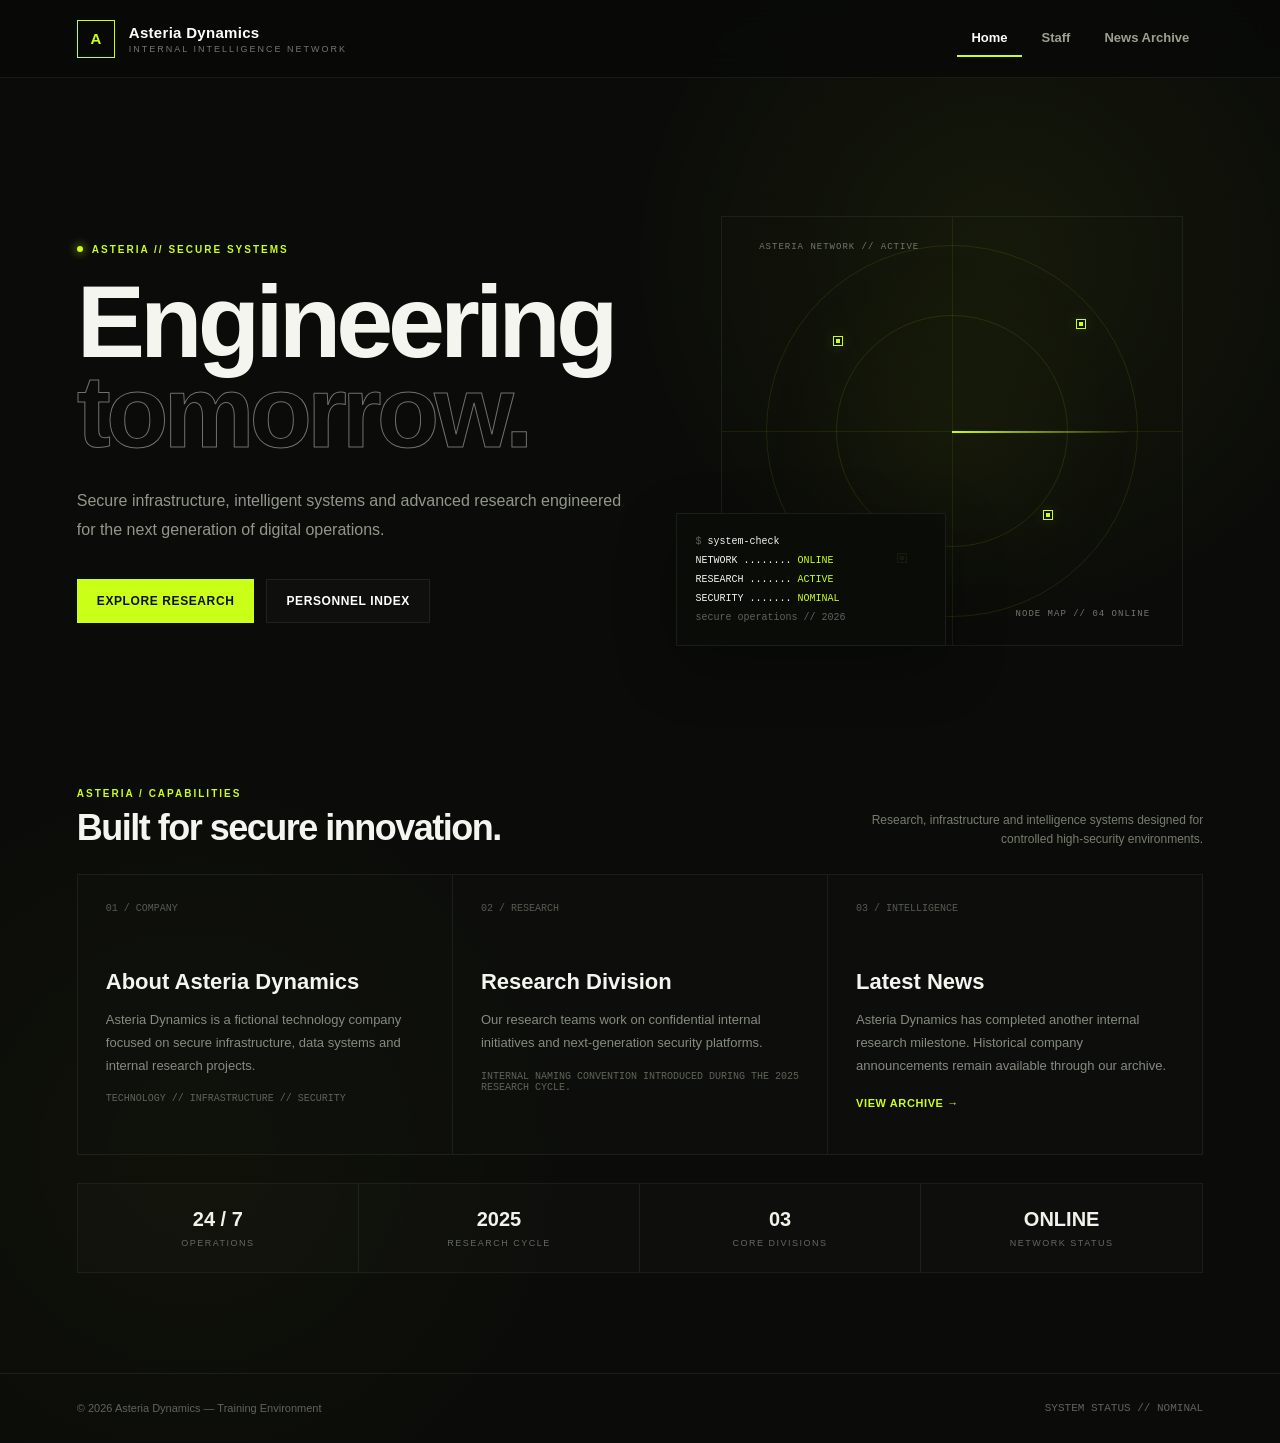
<file: stages/stage01_osint/site/index.html>
<!DOCTYPE html>
<html lang="en">
<head>
  <meta charset="UTF-8">
  <meta name="viewport" content="width=device-width, initial-scale=1.0">

  <title>Asteria Dynamics | Engineering Tomorrow</title>

  <style>
    *{
      margin:0;
      padding:0;
      box-sizing:border-box;
    }

    :root{
      --bg:#0b0c09;
      --panel:#11130f;
      --panel2:#151811;
      --lime:#caff18;
      --lime-soft:#e2ff7c;
      --text:#f4f5ef;
      --muted:#8d9284;
      --line:rgba(255,255,255,.07);
      --lime-line:rgba(202,255,24,.18);
    }

    html{
      scroll-behavior:smooth;
    }

    body{
      min-height:100vh;
      color:var(--text);
      background:
        radial-gradient(circle at 78% 18%, rgba(202,255,24,.055), transparent 24%),
        radial-gradient(circle at 15% 80%, rgba(202,255,24,.025), transparent 25%),
        var(--bg);
      font-family:Arial,Helvetica,sans-serif;
      overflow-x:hidden;
    }

    body::before{
      content:"";
      position:fixed;
      inset:0;
      pointer-events:none;
      z-index:-3;
      background-image:
        linear-gradient(rgba(202,255,24,.025) 1px, transparent 1px),
        linear-gradient(90deg, rgba(202,255,24,.025) 1px, transparent 1px);
      background-size:48px 48px;
      opacity:.22;
    }

    body::after{
      content:"";
      position:fixed;
      left:0;
      right:0;
      top:-200px;
      height:180px;
      pointer-events:none;
      z-index:-2;
      background:linear-gradient(
        transparent,
        rgba(202,255,24,.03),
        transparent
      );
      animation:scan 8s linear infinite;
    }

    @keyframes scan{
      to{
        transform:translateY(120vh);
      }
    }

    header{
      height:78px;
      display:flex;
      align-items:center;
      justify-content:space-between;
      padding:0 6%;
      position:sticky;
      top:0;
      z-index:100;

      border-bottom:1px solid var(--line);
      background:rgba(9,10,8,.92);
      backdrop-filter:blur(14px);
    }

    .brand{
      display:flex;
      align-items:center;
      gap:14px;
      text-decoration:none;
      color:white;
    }

    .brand-mark{
      width:38px;
      height:38px;
      display:grid;
      place-items:center;
      border:1px solid var(--lime);
      color:var(--lime);
      font-size:15px;
      font-weight:900;
      position:relative;
      overflow:hidden;
    }

    .brand-mark::after{
      content:"";
      position:absolute;
      inset:-50%;
      background:linear-gradient(
        120deg,
        transparent 40%,
        rgba(202,255,24,.35),
        transparent 60%
      );
      transform:translateX(-120%);
      animation:sweep 4s infinite;
    }

    @keyframes sweep{
      0%,60%{
        transform:translateX(-120%);
      }
      100%{
        transform:translateX(120%);
      }
    }

    .brand-text strong{
      display:block;
      font-size:15px;
      letter-spacing:.3px;
    }

    .brand-text span{
      display:block;
      margin-top:3px;
      color:#73786c;
      font-size:9px;
      letter-spacing:2px;
      text-transform:uppercase;
    }

    nav{
      display:flex;
      gap:6px;
    }

    nav a{
      padding:10px 14px;
      color:#9ca18f;
      text-decoration:none;
      font-size:13px;
      font-weight:700;
      border-bottom:2px solid transparent;
      transition:.25s ease;
    }

    nav a:hover,
    nav a.active{
      color:white;
      border-bottom-color:var(--lime);
    }

    .hero{
      min-height:680px;
      max-width:1280px;
      margin:auto;
      padding:95px 6% 70px;

      display:grid;
      grid-template-columns:1.05fr .95fr;
      gap:70px;
      align-items:center;
    }

    .hero-copy{
      animation:fadeUp .8s ease both;
    }

    .label{
      display:inline-flex;
      align-items:center;
      gap:9px;

      color:var(--lime);
      font-size:10px;
      font-weight:900;
      letter-spacing:2px;
      text-transform:uppercase;
      margin-bottom:22px;
    }

    .pulse{
      width:6px;
      height:6px;
      border-radius:50%;
      background:var(--lime);
      box-shadow:0 0 10px var(--lime);
      animation:pulse 1.7s infinite;
    }

    @keyframes pulse{
      50%{
        opacity:.35;
        transform:scale(.7);
      }
    }

    .hero h1{
      max-width:760px;
      font-size:clamp(60px,8vw,104px);
      line-height:.88;
      letter-spacing:-5px;
    }

    .outline{
      display:block;
      color:transparent;
      -webkit-text-stroke:1px rgba(255,255,255,.42);
    }

    .hero p{
      max-width:650px;
      margin-top:30px;
      color:#929789;
      line-height:1.8;
      font-size:16px;
    }

    .hero-actions{
      margin-top:34px;
      display:flex;
      gap:12px;
      flex-wrap:wrap;
    }

    .btn{
      display:inline-flex;
      align-items:center;
      justify-content:center;
      padding:14px 19px;
      text-decoration:none;
      font-size:12px;
      font-weight:900;
      letter-spacing:.6px;
      text-transform:uppercase;
      transition:.25s ease;
    }

    .btn-primary{
      background:var(--lime);
      color:#10120c;
      border:1px solid var(--lime);
    }

    .btn-primary:hover{
      transform:translateY(-3px);
      box-shadow:0 0 28px rgba(202,255,24,.18);
    }

    .btn-secondary{
      color:white;
      border:1px solid var(--line);
      background:rgba(255,255,255,.02);
    }

    .btn-secondary:hover{
      border-color:var(--lime-line);
      color:var(--lime);
      transform:translateY(-3px);
    }

    @keyframes fadeUp{
      from{
        opacity:0;
        transform:translateY(26px);
      }

      to{
        opacity:1;
        transform:translateY(0);
      }
    }

    .visual{
      position:relative;
      min-height:470px;
      animation:fadeUp 1s .12s ease both;
    }

    .radar{
      position:absolute;
      inset:20px;
      border:1px solid var(--line);
      background:
        radial-gradient(circle at center, rgba(202,255,24,.03), transparent 60%);
      overflow:hidden;
    }

    .radar::before,
    .radar::after{
      content:"";
      position:absolute;
      left:50%;
      top:50%;
      transform:translate(-50%,-50%);
      border:1px solid rgba(202,255,24,.1);
      border-radius:50%;
    }

    .radar::before{
      width:230px;
      height:230px;
    }

    .radar::after{
      width:370px;
      height:370px;
    }

    .cross-x,
    .cross-y{
      position:absolute;
      background:rgba(202,255,24,.08);
    }

    .cross-x{
      left:0;
      right:0;
      top:50%;
      height:1px;
    }

    .cross-y{
      top:0;
      bottom:0;
      left:50%;
      width:1px;
    }

    .sweep{
      position:absolute;
      left:50%;
      top:50%;
      width:180px;
      height:2px;
      transform-origin:left center;
      background:linear-gradient(90deg, var(--lime), transparent);
      animation:rotate 6s linear infinite;
    }

    @keyframes rotate{
      to{
        transform:rotate(360deg);
      }
    }

    .node{
      position:absolute;
      width:10px;
      height:10px;
      border:1px solid var(--lime);
      background:#10120d;
      box-shadow:0 0 15px rgba(202,255,24,.15);
      animation:nodePulse 2.4s infinite;
    }

    .node::after{
      content:"";
      position:absolute;
      inset:2px;
      background:var(--lime);
    }

    @keyframes nodePulse{
      50%{
        box-shadow:0 0 25px rgba(202,255,24,.35);
      }
    }

    .n1{left:24%;top:28%;}
    .n2{right:21%;top:24%;animation-delay:.5s;}
    .n3{left:38%;bottom:19%;animation-delay:1s;}
    .n4{right:28%;bottom:29%;animation-delay:1.4s;}

    .visual-label{
      position:absolute;
      font-family:Consolas,monospace;
      font-size:9px;
      letter-spacing:1px;
      color:#72776a;
    }

    .vl1{left:8%;top:6%;}
    .vl2{right:7%;bottom:6%;}

    .terminal{
      position:absolute;
      left:-25px;
      bottom:20px;
      width:270px;
      padding:18px;
      background:rgba(11,13,9,.94);
      border:1px solid var(--line);
      font-family:Consolas,monospace;
      font-size:10px;
      line-height:1.9;
      box-shadow:0 20px 60px rgba(0,0,0,.3);
      animation:float 5s ease-in-out infinite;
    }

    @keyframes float{
      50%{
        transform:translateY(-8px);
      }
    }

    .terminal .green{
      color:var(--lime);
    }

    .terminal .dim{
      color:#5f6458;
    }

    main{
      max-width:1280px;
      margin:auto;
      padding:30px 6% 100px;
    }

    .section-top{
      display:flex;
      align-items:end;
      justify-content:space-between;
      gap:30px;
      margin-bottom:25px;
    }

    .section-top .mini{
      color:var(--lime);
      font-size:10px;
      font-weight:900;
      letter-spacing:2px;
      text-transform:uppercase;
      margin-bottom:8px;
    }

    .section-top h2{
      font-size:36px;
      letter-spacing:-1.5px;
    }

    .section-top p{
      color:#777d70;
      font-size:12px;
      max-width:340px;
      text-align:right;
      line-height:1.6;
    }

    .cards{
      display:grid;
      grid-template-columns:repeat(3,1fr);
      border-top:1px solid var(--line);
      border-left:1px solid var(--line);
    }

    .card{
      min-height:280px;
      padding:28px;
      border-right:1px solid var(--line);
      border-bottom:1px solid var(--line);
      background:rgba(16,18,14,.52);
      position:relative;
      overflow:hidden;
      transition:.3s ease;
    }

    .card::before{
      content:"";
      position:absolute;
      inset:0;
      background:linear-gradient(
        140deg,
        rgba(202,255,24,.06),
        transparent 45%
      );
      opacity:0;
      transition:.3s ease;
    }

    .card:hover{
      background:#11130f;
      transform:translateY(-5px);
      border-color:var(--lime-line);
    }

    .card:hover::before{
      opacity:1;
    }

    .card > *{
      position:relative;
      z-index:1;
    }

    .card-index{
      color:#565b51;
      font-family:Consolas,monospace;
      font-size:10px;
      margin-bottom:55px;
    }

    .card h3{
      font-size:22px;
      margin-bottom:14px;
    }

    .card p{
      color:#858b7f;
      font-size:13px;
      line-height:1.75;
    }

    .card .small{
      display:block;
      margin-top:16px;
      color:#5e6459;
      font-family:Consolas,monospace;
      font-size:10px;
    }

    .card-link{
      display:inline-block;
      margin-top:20px;
      text-decoration:none;
      color:var(--lime);
      font-size:11px;
      font-weight:900;
      letter-spacing:.6px;
      text-transform:uppercase;
    }

    .stats{
      margin-top:28px;
      display:grid;
      grid-template-columns:repeat(4,1fr);
      border:1px solid var(--line);
    }

    .stat{
      padding:24px 18px;
      text-align:center;
      border-right:1px solid var(--line);
      background:rgba(255,255,255,.015);
    }

    .stat:last-child{
      border-right:none;
    }

    .stat strong{
      display:block;
      font-size:20px;
      color:#f0f3e9;
    }

    .stat span{
      display:block;
      margin-top:7px;
      color:#64695f;
      font-size:9px;
      letter-spacing:1.5px;
      text-transform:uppercase;
    }

    footer{
      display:flex;
      align-items:center;
      justify-content:space-between;
      padding:28px 6%;
      color:#5f645b;
      font-size:11px;
      border-top:1px solid var(--line);
    }

    .footer-status{
      font-family:Consolas,monospace;
    }

    @media(max-width:1000px){
      .hero{
        grid-template-columns:1fr;
      }

      .visual{
        min-height:400px;
      }

      .cards{
        grid-template-columns:1fr;
      }

      .stats{
        grid-template-columns:repeat(2,1fr);
      }
    }

    @media(max-width:650px){
      header{
        height:auto;
        padding:15px 5%;
        flex-direction:column;
        align-items:flex-start;
        gap:12px;
      }

      nav{
        width:100%;
        overflow-x:auto;
      }

      .hero{
        padding-top:60px;
        min-height:auto;
      }

      .hero h1{
        font-size:58px;
        letter-spacing:-3px;
      }

      .visual{
        min-height:330px;
      }

      .terminal{
        left:10px;
        width:240px;
      }

      .section-top{
        align-items:flex-start;
        flex-direction:column;
      }

      .section-top p{
        text-align:left;
      }

      .stats{
        grid-template-columns:1fr 1fr;
      }

      footer{
        flex-direction:column;
        gap:10px;
      }
    }
  </style>
</head>

<body>

<header>

  <a href="/osint/" class="brand">
    <div class="brand-mark">A</div>

    <div class="brand-text">
      <strong>Asteria Dynamics</strong>
      <span>Internal Intelligence Network</span>
    </div>
  </a>

  <nav>
    <a class="active" href="/osint/">Home</a>
    <a href="/osint/staff.html">Staff</a>
    <a href="/osint/archive.html">News Archive</a>
  </nav>

</header>


<section class="hero">

  <div class="hero-copy">

    <div class="label">
      <span class="pulse"></span>
      ASTERIA // SECURE SYSTEMS
    </div>

    <h1>
      Engineering
      <span class="outline">tomorrow.</span>
    </h1>

    <p>
      Secure infrastructure, intelligent systems and advanced research
      engineered for the next generation of digital operations.
    </p>

    <div class="hero-actions">

      <a href="/osint/archive.html" class="btn btn-primary">
        Explore Research
      </a>

      <a href="/osint/staff.html" class="btn btn-secondary">
        Personnel Index
      </a>

    </div>

  </div>


  <div class="visual">

    <div class="radar">

      <div class="cross-x"></div>
      <div class="cross-y"></div>

      <div class="sweep"></div>

      <div class="node n1"></div>
      <div class="node n2"></div>
      <div class="node n3"></div>
      <div class="node n4"></div>

      <div class="visual-label vl1">
        ASTERIA NETWORK // ACTIVE
      </div>

      <div class="visual-label vl2">
        NODE MAP // 04 ONLINE
      </div>

    </div>


    <div class="terminal">

      <div><span class="dim">$</span> system-check</div>

      <div>
        NETWORK ........
        <span class="green">ONLINE</span>
      </div>

      <div>
        RESEARCH .......
        <span class="green">ACTIVE</span>
      </div>

      <div>
        SECURITY .......
        <span class="green">NOMINAL</span>
      </div>

      <div class="dim">
        secure operations // 2026
      </div>

    </div>

  </div>

</section>


<main>

  <div class="section-top">

    <div>
      <div class="mini">ASTERIA / CAPABILITIES</div>
      <h2>Built for secure innovation.</h2>
    </div>

    <p>
      Research, infrastructure and intelligence systems designed
      for controlled high-security environments.
    </p>

  </div>


  <section class="cards">

    <article class="card">

      <div class="card-index">01 / COMPANY</div>

      <h3>About Asteria Dynamics</h3>

      <p>
        Asteria Dynamics is a fictional technology company focused on secure
        infrastructure, data systems and internal research projects.
      </p>

      <span class="small">
        TECHNOLOGY // INFRASTRUCTURE // SECURITY
      </span>

    </article>


    <article class="card">

      <div class="card-index">02 / RESEARCH</div>

      <h3>Research Division</h3>

      <p>
        Our research teams work on confidential internal initiatives and
        next-generation security platforms.
      </p>

      <span class="small">
        INTERNAL NAMING CONVENTION INTRODUCED DURING THE 2025 RESEARCH CYCLE.
      </span>

    </article>


    <article class="card">

      <div class="card-index">03 / INTELLIGENCE</div>

      <h3>Latest News</h3>

      <p>
        Asteria Dynamics has completed another internal research milestone.
        Historical company announcements remain available through our archive.
      </p>

      <a href="/osint/archive.html" class="card-link">
        View Archive →
      </a>

    </article>

  </section>


  <section class="stats">

    <div class="stat">
      <strong>24 / 7</strong>
      <span>Operations</span>
    </div>

    <div class="stat">
      <strong>2025</strong>
      <span>Research Cycle</span>
    </div>

    <div class="stat">
      <strong>03</strong>
      <span>Core Divisions</span>
    </div>

    <div class="stat">
      <strong>ONLINE</strong>
      <span>Network Status</span>
    </div>

  </section>

</main>


<footer>

  <div>
    &copy; 2026 Asteria Dynamics — Training Environment
  </div>

  <div class="footer-status">
    <span class="pulse"></span>
    SYSTEM STATUS // NOMINAL
  </div>

</footer>

</body>
</html>
</file>
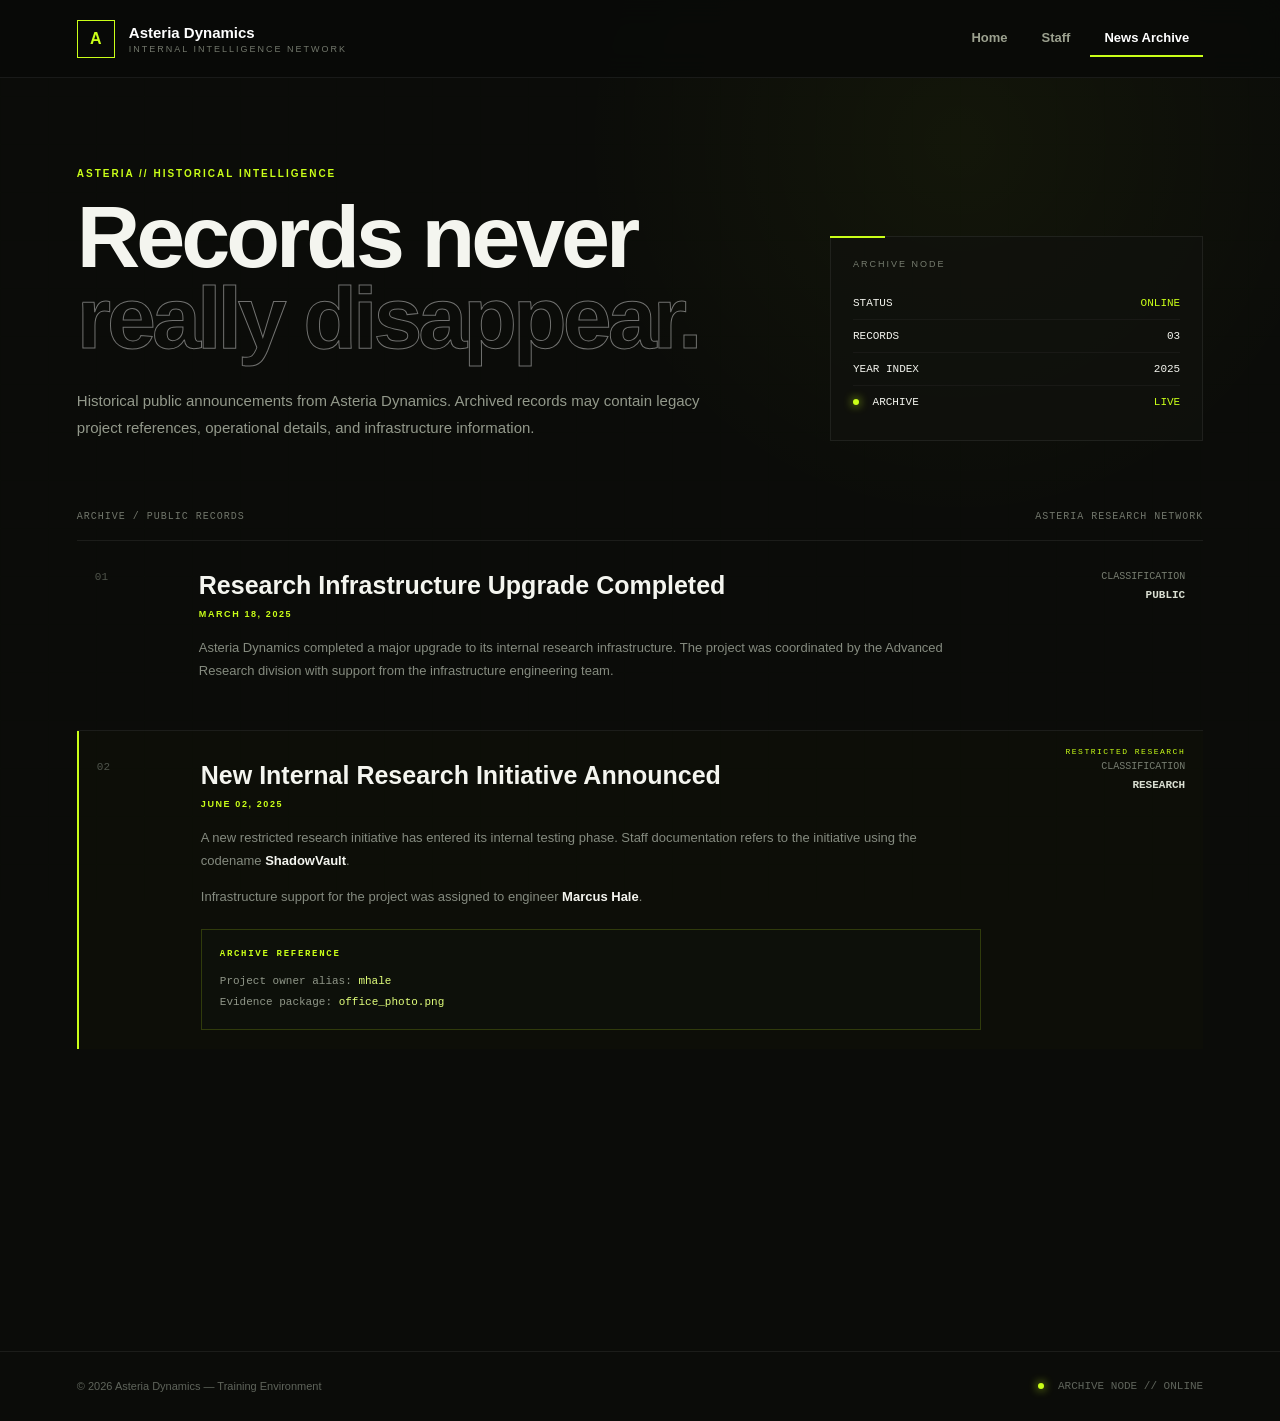
<file: stages/stage01_osint/site/archive.html>
<!DOCTYPE html>
<html lang="en">
<head>
  <meta charset="UTF-8">
  <meta name="viewport" content="width=device-width, initial-scale=1.0">
  <title>Asteria Dynamics | News Archive</title>

  <style>
    *{
      margin:0;
      padding:0;
      box-sizing:border-box;
    }

    :root{
      --bg:#0b0c09;
      --panel:#11130f;
      --lime:#caff18;
      --lime-soft:#e2ff7c;
      --text:#f4f5ef;
      --muted:#8d9284;
      --line:rgba(255,255,255,.07);
      --lime-line:rgba(202,255,24,.18);
    }

    body{
      min-height:100vh;
      background:
        radial-gradient(circle at 75% 10%, rgba(202,255,24,.045), transparent 24%),
        #0b0c09;
      color:var(--text);
      font-family:Arial,Helvetica,sans-serif;
      overflow-x:hidden;
    }

    body::before{
      content:"";
      position:fixed;
      inset:0;
      pointer-events:none;
      background-image:
        linear-gradient(rgba(202,255,24,.025) 1px, transparent 1px),
        linear-gradient(90deg, rgba(202,255,24,.025) 1px, transparent 1px);
      background-size:48px 48px;
      opacity:.18;
      z-index:-2;
    }

    body::after{
      content:"";
      position:fixed;
      top:-220px;
      left:0;
      right:0;
      height:180px;
      background:linear-gradient(
        transparent,
        rgba(202,255,24,.025),
        transparent
      );
      pointer-events:none;
      animation:scan 8s linear infinite;
      z-index:-1;
    }

    @keyframes scan{
      to{
        transform:translateY(120vh);
      }
    }

    header{
      height:78px;
      display:flex;
      align-items:center;
      justify-content:space-between;
      padding:0 6%;
      border-bottom:1px solid var(--line);
      background:rgba(9,10,8,.92);
      backdrop-filter:blur(14px);
      position:sticky;
      top:0;
      z-index:100;
    }

    .brand{
      display:flex;
      align-items:center;
      gap:14px;
      text-decoration:none;
      color:white;
    }

    .brand-mark{
      width:38px;
      height:38px;
      display:grid;
      place-items:center;
      border:1px solid var(--lime);
      color:var(--lime);
      font-weight:900;
      position:relative;
      overflow:hidden;
    }

    .brand-mark::after{
      content:"";
      position:absolute;
      inset:-50%;
      background:linear-gradient(
        120deg,
        transparent 40%,
        rgba(202,255,24,.35),
        transparent 60%
      );
      transform:translateX(-120%);
      animation:sweep 4s infinite;
    }

    @keyframes sweep{
      0%,60%{transform:translateX(-120%);}
      100%{transform:translateX(120%);}
    }

    .brand-text strong{
      display:block;
      font-size:15px;
    }

    .brand-text span{
      display:block;
      margin-top:3px;
      color:#73786c;
      font-size:9px;
      letter-spacing:2px;
      text-transform:uppercase;
    }

    nav{
      display:flex;
      gap:6px;
    }

    nav a{
      padding:10px 14px;
      color:#9ca18f;
      text-decoration:none;
      font-size:13px;
      font-weight:700;
      border-bottom:2px solid transparent;
      transition:.25s ease;
    }

    nav a:hover,
    nav a.active{
      color:white;
      border-bottom-color:var(--lime);
    }

    .hero{
      max-width:1280px;
      margin:auto;
      padding:90px 6% 55px;
      display:grid;
      grid-template-columns:1.3fr .7fr;
      gap:60px;
      align-items:end;
    }

    .label{
      color:var(--lime);
      font-size:10px;
      font-weight:900;
      letter-spacing:2px;
      text-transform:uppercase;
      margin-bottom:18px;
    }

    .hero h1{
      font-size:clamp(52px,7vw,88px);
      line-height:.92;
      letter-spacing:-4px;
      animation:fadeUp .8s ease both;
    }

    .outline{
      display:block;
      color:transparent;
      -webkit-text-stroke:1px rgba(255,255,255,.42);
    }

    .hero p{
      margin-top:28px;
      color:#93998b;
      line-height:1.8;
      max-width:650px;
      font-size:15px;
      animation:fadeUp .9s .1s ease both;
    }

    @keyframes fadeUp{
      from{
        opacity:0;
        transform:translateY(25px);
      }
      to{
        opacity:1;
        transform:translateY(0);
      }
    }

    .archive-status{
      border:1px solid var(--line);
      padding:22px;
      background:rgba(16,18,14,.75);
      position:relative;
      animation:fadeUp 1s .15s ease both;
    }

    .archive-status::before{
      content:"";
      position:absolute;
      top:-1px;
      left:-1px;
      width:55px;
      height:2px;
      background:var(--lime);
    }

    .status-title{
      color:#777d70;
      font-size:9px;
      letter-spacing:2px;
      text-transform:uppercase;
      margin-bottom:18px;
    }

    .status-row{
      display:flex;
      justify-content:space-between;
      padding:10px 0;
      border-bottom:1px solid rgba(255,255,255,.04);
      font-family:Consolas,monospace;
      font-size:11px;
    }

    .status-row:last-child{
      border-bottom:none;
    }

    .green{
      color:var(--lime);
    }

    .pulse{
      display:inline-block;
      width:6px;
      height:6px;
      border-radius:50%;
      background:var(--lime);
      box-shadow:0 0 10px var(--lime);
      margin-right:7px;
      animation:pulse 1.7s infinite;
    }

    @keyframes pulse{
      50%{
        opacity:.35;
        transform:scale(.7);
      }
    }

    main{
      max-width:1280px;
      margin:auto;
      padding:15px 6% 100px;
    }

    .topline{
      display:flex;
      justify-content:space-between;
      margin-bottom:18px;
      color:#71766b;
      font-family:Consolas,monospace;
      font-size:10px;
      letter-spacing:1px;
      text-transform:uppercase;
    }

    .articles{
      border-top:1px solid var(--line);
    }

    .article{
      display:grid;
      grid-template-columns:80px 1fr 180px;
      gap:24px;
      min-height:190px;
      padding:30px 18px;
      border-bottom:1px solid var(--line);
      position:relative;
      overflow:hidden;
      transition:.3s ease;
    }

    .article::before{
      content:"";
      position:absolute;
      inset:0;
      background:linear-gradient(
        90deg,
        rgba(202,255,24,.05),
        transparent 40%
      );
      opacity:0;
      transition:.3s ease;
    }

    .article:hover{
      background:#11130f;
      padding-left:26px;
      border-bottom-color:var(--lime-line);
    }

    .article:hover::before{
      opacity:1;
    }

    .article > *{
      position:relative;
      z-index:1;
    }

    .index{
      color:#4f544b;
      font-family:Consolas,monospace;
      font-size:11px;
    }

    .content h2{
      font-size:25px;
      margin-bottom:9px;
    }

    .date{
      color:var(--lime);
      font-size:9px;
      font-weight:900;
      letter-spacing:1.6px;
      text-transform:uppercase;
      margin-bottom:18px;
    }

    .content p{
      color:#858b7f;
      line-height:1.75;
      font-size:13px;
      max-width:760px;
    }

    .record{
      justify-self:end;
      text-align:right;
      font-family:Consolas,monospace;
      color:#777d70;
      font-size:10px;
    }

    .record strong{
      display:block;
      color:#d9ded1;
      margin-top:7px;
      font-size:11px;
    }

    .featured{
      border-left:2px solid var(--lime);
      background:rgba(202,255,24,.012);
    }

    .featured::after{
      content:"RESTRICTED RESEARCH";
      position:absolute;
      top:16px;
      right:18px;
      color:var(--lime);
      font-family:Consolas,monospace;
      font-size:8px;
      letter-spacing:1.5px;
    }

    .evidence{
      margin-top:20px;
      padding:16px 18px;
      border:1px solid var(--lime-line);
      background:#0d100a;
      font-family:Consolas,monospace;
      font-size:11px;
      line-height:1.9;
      color:#8f9688;
      position:relative;
      overflow:hidden;
    }

    .evidence::before{
      content:"ARCHIVE REFERENCE";
      display:block;
      color:var(--lime);
      font-size:9px;
      font-weight:900;
      letter-spacing:1.7px;
      margin-bottom:8px;
    }

    .evidence code{
      color:var(--lime-soft);
    }

    footer{
      display:flex;
      align-items:center;
      justify-content:space-between;
      padding:28px 6%;
      border-top:1px solid var(--line);
      color:#5f645b;
      font-size:11px;
    }

    .footer-status{
      font-family:Consolas,monospace;
    }

    @media(max-width:900px){
      .hero{
        grid-template-columns:1fr;
      }

      .article{
        grid-template-columns:50px 1fr;
      }

      .record{
        grid-column:2;
        justify-self:start;
        text-align:left;
      }
    }

    @media(max-width:650px){
      header{
        height:auto;
        padding:15px 5%;
        flex-direction:column;
        align-items:flex-start;
        gap:12px;
      }

      nav{
        width:100%;
        overflow-x:auto;
      }

      .hero{
        padding-top:60px;
      }

      .hero h1{
        font-size:52px;
        letter-spacing:-2px;
      }

      footer{
        flex-direction:column;
        gap:10px;
      }
    }
  </style>
</head>

<body>

<header>
  <a href="/osint/" class="brand">
    <div class="brand-mark">A</div>

    <div class="brand-text">
      <strong>Asteria Dynamics</strong>
      <span>Internal Intelligence Network</span>
    </div>
  </a>

  <nav>
    <a href="/osint/">Home</a>
    <a href="/osint/staff.html">Staff</a>
    <a class="active" href="/osint/archive.html">News Archive</a>
  </nav>
</header>


<section class="hero">

  <div>
    <div class="label">ASTERIA // HISTORICAL INTELLIGENCE</div>

    <h1>
      Records never
      <span class="outline">really disappear.</span>
    </h1>

    <p>
      Historical public announcements from Asteria Dynamics.
      Archived records may contain legacy project references,
      operational details, and infrastructure information.
    </p>
  </div>


  <div class="archive-status">

    <div class="status-title">Archive Node</div>

    <div class="status-row">
      <span>STATUS</span>
      <span class="green">ONLINE</span>
    </div>

    <div class="status-row">
      <span>RECORDS</span>
      <span>03</span>
    </div>

    <div class="status-row">
      <span>YEAR INDEX</span>
      <span>2025</span>
    </div>

    <div class="status-row">
      <span>
        <span class="pulse"></span>
        ARCHIVE
      </span>
      <span class="green">LIVE</span>
    </div>

  </div>

</section>


<main>

  <div class="topline">
    <span>ARCHIVE / PUBLIC RECORDS</span>
    <span>ASTERIA RESEARCH NETWORK</span>
  </div>


  <section class="articles">

    <article class="article">

      <div class="index">01</div>

      <div class="content">
        <h2>Research Infrastructure Upgrade Completed</h2>

        <div class="date">March 18, 2025</div>

        <p>
          Asteria Dynamics completed a major upgrade to its internal research
          infrastructure. The project was coordinated by the Advanced Research
          division with support from the infrastructure engineering team.
        </p>
      </div>

      <div class="record">
        CLASSIFICATION
        <strong>PUBLIC</strong>
      </div>

    </article>


    <article class="article featured">

      <div class="index">02</div>

      <div class="content">

        <h2>New Internal Research Initiative Announced</h2>

        <div class="date">June 02, 2025</div>

        <p>
          A new restricted research initiative has entered its internal testing phase.
          Staff documentation refers to the initiative using the codename
          <strong style="color:#f4f5ef;">ShadowVault</strong>.
        </p>

        <p style="margin-top:14px;">
          Infrastructure support for the project was assigned to engineer
          <strong style="color:#f4f5ef;">Marcus Hale</strong>.
        </p>

        <div class="evidence">
          Project owner alias:
          <code>mhale</code><br>

          Evidence package:
          <code>office_photo.png</code>
        </div>

      </div>

      <div class="record">
        CLASSIFICATION
        <strong class="green">RESEARCH</strong>
      </div>

    </article>


    <article class="article">

      <div class="index">03</div>

      <div class="content">
        <h2>Security Review Scheduled</h2>

        <div class="date">August 11, 2025</div>

        <p>
          A routine internal security review was scheduled for several
          development environments associated with confidential research systems.
        </p>
      </div>

      <div class="record">
        CLASSIFICATION
        <strong>PUBLIC</strong>
      </div>

    </article>

  </section>

</main>


<footer>

  <div>
    &copy; 2026 Asteria Dynamics — Training Environment
  </div>

  <div class="footer-status">
    <span class="pulse"></span>
    ARCHIVE NODE // ONLINE
  </div>

</footer>

</body>
</html>
</file>
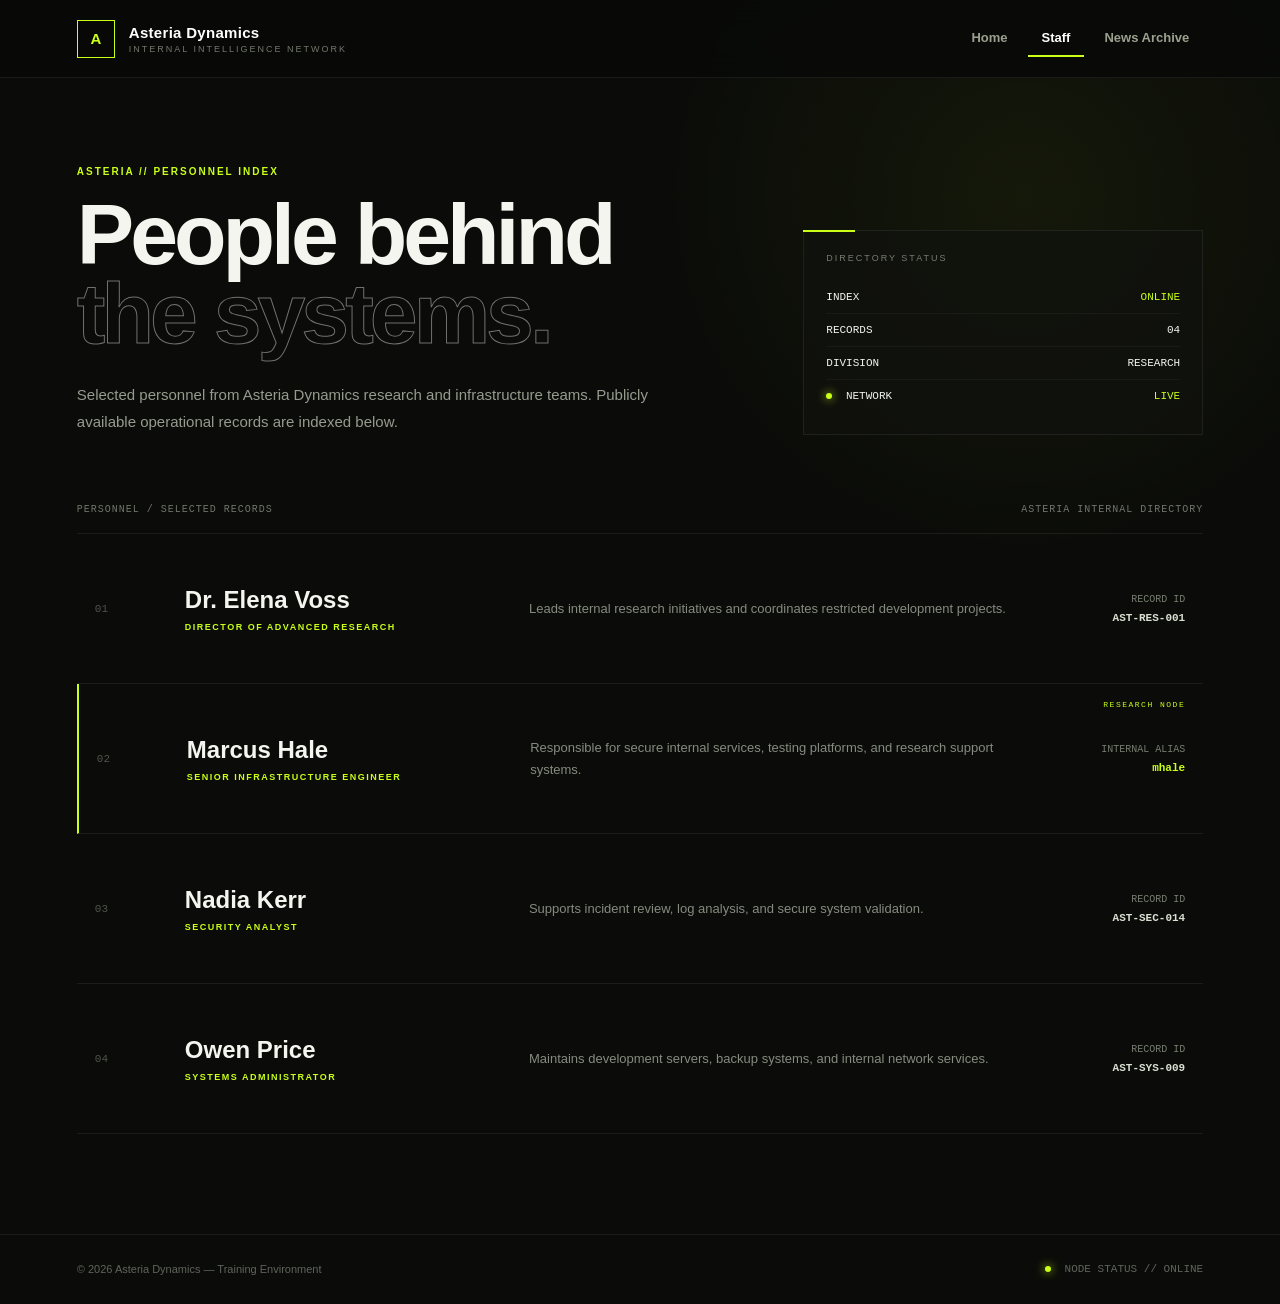
<file: stages/stage01_osint/site/staff.html>
<!DOCTYPE html>
<html lang="en">
<head>
  <meta charset="UTF-8">
  <meta name="viewport" content="width=device-width, initial-scale=1.0">

  <title>Asteria Dynamics | Personnel Directory</title>

  <style>
    *{
      margin:0;
      padding:0;
      box-sizing:border-box;
    }

    :root{
      --bg:#0b0c09;
      --panel:#11130f;
      --panel2:#151811;
      --lime:#caff18;
      --lime-soft:#ddff73;
      --text:#f4f5ef;
      --muted:#8d9284;
      --line:rgba(202,255,24,.12);
      --line-soft:rgba(255,255,255,.07);
    }

    html{
      scroll-behavior:smooth;
    }

    body{
      min-height:100vh;
      background:
        radial-gradient(circle at 80% 15%, rgba(202,255,24,.05), transparent 24%),
        #0b0c09;
      color:var(--text);
      font-family:Arial, Helvetica, sans-serif;
      overflow-x:hidden;
    }

    body::before{
      content:"";
      position:fixed;
      inset:0;
      pointer-events:none;
      opacity:.18;

      background-image:
        linear-gradient(rgba(202,255,24,.03) 1px, transparent 1px),
        linear-gradient(90deg, rgba(202,255,24,.03) 1px, transparent 1px);

      background-size:48px 48px;
      z-index:-2;
    }

    body::after{
      content:"";
      position:fixed;
      left:0;
      right:0;
      top:-20%;
      height:180px;

      background:linear-gradient(
        to bottom,
        transparent,
        rgba(202,255,24,.025),
        transparent
      );

      pointer-events:none;
      animation:scan 8s linear infinite;
      z-index:-1;
    }

    @keyframes scan{
      from{
        transform:translateY(-250px);
      }

      to{
        transform:translateY(120vh);
      }
    }

    header{
      height:78px;

      display:flex;
      align-items:center;
      justify-content:space-between;

      padding:0 6%;

      border-bottom:1px solid var(--line-soft);

      background:rgba(9,10,8,.92);
      backdrop-filter:blur(14px);

      position:sticky;
      top:0;
      z-index:100;
    }

    .brand{
      display:flex;
      align-items:center;
      gap:14px;

      color:white;
      text-decoration:none;
    }

    .brand-mark{
      width:38px;
      height:38px;

      display:grid;
      place-items:center;

      border:1px solid var(--lime);
      color:var(--lime);

      font-size:15px;
      font-weight:900;

      position:relative;
      overflow:hidden;
    }

    .brand-mark::after{
      content:"";
      position:absolute;
      inset:-50%;

      background:linear-gradient(
        120deg,
        transparent 40%,
        rgba(202,255,24,.35),
        transparent 60%
      );

      transform:translateX(-100%);
      animation:logoSweep 4s infinite;
    }

    @keyframes logoSweep{
      0%,60%{
        transform:translateX(-120%);
      }

      100%{
        transform:translateX(120%);
      }
    }

    .brand-text strong{
      display:block;

      font-size:15px;
      letter-spacing:.3px;
    }

    .brand-text span{
      display:block;

      margin-top:3px;

      color:#73786c;

      font-size:9px;
      letter-spacing:2px;
      text-transform:uppercase;
    }

    nav{
      display:flex;
      gap:6px;
    }

    nav a{
      padding:10px 14px;

      color:#9ca18f;
      text-decoration:none;

      font-size:13px;
      font-weight:700;

      border-bottom:2px solid transparent;

      transition:.25s ease;
    }

    nav a:hover,
    nav a.active{
      color:white;
      border-bottom-color:var(--lime);
    }

    .hero{
      max-width:1280px;
      margin:auto;

      padding:88px 6% 54px;

      display:grid;
      grid-template-columns:1.25fr .75fr;
      gap:60px;

      align-items:end;
    }

    .label{
      color:var(--lime);

      font-size:10px;
      font-weight:900;
      letter-spacing:2px;
      text-transform:uppercase;

      margin-bottom:18px;
    }

    .hero h1{
      font-size:clamp(50px,7vw,86px);
      line-height:.92;
      letter-spacing:-4px;

      max-width:700px;

      animation:fadeUp .8s ease both;
    }

    .outline{
      display:block;

      color:transparent;
      -webkit-text-stroke:1px rgba(255,255,255,.42);
    }

    .hero p{
      margin-top:28px;

      max-width:620px;

      color:#969b8e;

      font-size:15px;
      line-height:1.8;

      animation:fadeUp .9s .1s ease both;
    }

    @keyframes fadeUp{
      from{
        opacity:0;
        transform:translateY(25px);
      }

      to{
        opacity:1;
        transform:translateY(0);
      }
    }

    .status-box{
      border:1px solid var(--line-soft);
      background:rgba(16,18,14,.75);

      padding:22px;

      position:relative;

      animation:fadeUp 1s .15s ease both;
    }

    .status-box::before{
      content:"";
      position:absolute;
      top:-1px;
      left:-1px;

      width:52px;
      height:2px;

      background:var(--lime);
    }

    .status-title{
      color:#777d70;

      font-size:9px;
      letter-spacing:2px;
      text-transform:uppercase;

      margin-bottom:18px;
    }

    .status-row{
      display:flex;
      align-items:center;
      justify-content:space-between;

      padding:10px 0;

      border-bottom:1px solid rgba(255,255,255,.04);

      font-family:Consolas, monospace;
      font-size:11px;
    }

    .status-row:last-child{
      border-bottom:none;
    }

    .status-value{
      color:var(--lime);
    }

    .pulse-dot{
      display:inline-block;

      width:6px;
      height:6px;

      margin-right:7px;

      background:var(--lime);
      border-radius:50%;

      box-shadow:0 0 10px var(--lime);

      animation:pulse 1.7s infinite;
    }

    @keyframes pulse{
      50%{
        opacity:.35;
        transform:scale(.7);
      }
    }

    main{
      max-width:1280px;
      margin:auto;

      padding:15px 6% 100px;
    }

    .topline{
      display:flex;
      align-items:center;
      justify-content:space-between;

      margin-bottom:18px;

      color:#71766b;

      font-family:Consolas, monospace;
      font-size:10px;
      letter-spacing:1px;
      text-transform:uppercase;
    }

    .employees{
      border-top:1px solid var(--line-soft);
    }

    .employee{
      display:grid;
      grid-template-columns:70px 1fr 1.5fr 150px;
      gap:20px;

      align-items:center;

      min-height:150px;

      padding:25px 18px;

      border-bottom:1px solid var(--line-soft);

      position:relative;
      overflow:hidden;

      transition:
        background .3s ease,
        padding-left .3s ease,
        border-color .3s ease;
    }

    .employee::before{
      content:"";
      position:absolute;
      inset:0;

      background:
        linear-gradient(
          90deg,
          rgba(202,255,24,.055),
          transparent 38%
        );

      opacity:0;
      transition:.3s ease;
    }

    .employee:hover{
      background:#11130f;
      border-bottom-color:rgba(202,255,24,.2);
      padding-left:26px;
    }

    .employee:hover::before{
      opacity:1;
    }

    .employee > *{
      position:relative;
      z-index:1;
    }

    .index{
      color:#4f544b;

      font-family:Consolas, monospace;
      font-size:11px;
    }

    .person h2{
      font-size:24px;
      margin-bottom:8px;
    }

    .role{
      color:var(--lime);

      font-size:9px;
      font-weight:900;
      letter-spacing:1.5px;
      text-transform:uppercase;
    }

    .description{
      color:#858b7f;

      font-size:13px;
      line-height:1.7;

      max-width:520px;
    }

    .record{
      justify-self:end;

      color:#777d70;

      font-family:Consolas, monospace;
      font-size:10px;

      text-align:right;
    }

    .record strong{
      display:block;

      margin-top:7px;

      color:#dadfd2;

      font-size:11px;
    }

    .highlight{
      border-left:2px solid var(--lime);
    }

    .highlight .record strong{
      color:var(--lime);
    }

    .highlight::after{
      content:"RESEARCH NODE";
      position:absolute;

      top:16px;
      right:18px;

      color:var(--lime);

      font-family:Consolas, monospace;
      font-size:8px;
      letter-spacing:1.5px;
    }

    footer{
      display:flex;
      justify-content:space-between;
      align-items:center;

      padding:28px 6%;

      border-top:1px solid var(--line-soft);

      color:#5f645b;
      font-size:11px;
    }

    .footer-status{
      font-family:Consolas, monospace;
    }

    @media(max-width:900px){
      .hero{
        grid-template-columns:1fr;
      }

      .employee{
        grid-template-columns:45px 1fr;
      }

      .description,
      .record{
        grid-column:2;
        justify-self:start;
        text-align:left;
      }
    }

    @media(max-width:650px){
      header{
        height:auto;
        padding:15px 5%;
        flex-direction:column;
        align-items:flex-start;
        gap:12px;
      }

      nav{
        overflow-x:auto;
        width:100%;
      }

      .hero{
        padding-top:60px;
      }

      .hero h1{
        font-size:52px;
        letter-spacing:-2px;
      }

      footer{
        flex-direction:column;
        gap:10px;
      }
    }
  </style>
</head>

<body>

<header>

  <a href="/osint/" class="brand">

    <div class="brand-mark">A</div>

    <div class="brand-text">
      <strong>Asteria Dynamics</strong>
      <span>Internal Intelligence Network</span>
    </div>

  </a>

  <nav>
    <a href="/osint/">Home</a>
    <a class="active" href="/osint/staff.html">Staff</a>
    <a href="/osint/archive.html">News Archive</a>
  </nav>

</header>


<section class="hero">

  <div>

    <div class="label">
      ASTERIA // PERSONNEL INDEX
    </div>

    <h1>
      People behind
      <span class="outline">the systems.</span>
    </h1>

    <p>
      Selected personnel from Asteria Dynamics research and infrastructure
      teams. Publicly available operational records are indexed below.
    </p>

  </div>


  <div class="status-box">

    <div class="status-title">
      Directory Status
    </div>

    <div class="status-row">
      <span>INDEX</span>
      <span class="status-value">ONLINE</span>
    </div>

    <div class="status-row">
      <span>RECORDS</span>
      <span>04</span>
    </div>

    <div class="status-row">
      <span>DIVISION</span>
      <span>RESEARCH</span>
    </div>

    <div class="status-row">
      <span>
        <span class="pulse-dot"></span>
        NETWORK
      </span>
      <span class="status-value">LIVE</span>
    </div>

  </div>

</section>


<main>

  <div class="topline">
    <span>PERSONNEL / SELECTED RECORDS</span>
    <span>ASTERIA INTERNAL DIRECTORY</span>
  </div>


  <section class="employees">

    <article class="employee">

      <div class="index">01</div>

      <div class="person">
        <h2>Dr. Elena Voss</h2>
        <div class="role">Director of Advanced Research</div>
      </div>

      <p class="description">
        Leads internal research initiatives and coordinates restricted
        development projects.
      </p>

      <div class="record">
        RECORD ID
        <strong>AST-RES-001</strong>
      </div>

    </article>


    <article class="employee highlight">

      <div class="index">02</div>

      <div class="person">
        <h2>Marcus Hale</h2>
        <div class="role">Senior Infrastructure Engineer</div>
      </div>

      <p class="description">
        Responsible for secure internal services, testing platforms,
        and research support systems.
      </p>

      <div class="record">
        INTERNAL ALIAS
        <strong>mhale</strong>
      </div>

    </article>


    <article class="employee">

      <div class="index">03</div>

      <div class="person">
        <h2>Nadia Kerr</h2>
        <div class="role">Security Analyst</div>
      </div>

      <p class="description">
        Supports incident review, log analysis, and secure system validation.
      </p>

      <div class="record">
        RECORD ID
        <strong>AST-SEC-014</strong>
      </div>

    </article>


    <article class="employee">

      <div class="index">04</div>

      <div class="person">
        <h2>Owen Price</h2>
        <div class="role">Systems Administrator</div>
      </div>

      <p class="description">
        Maintains development servers, backup systems, and internal network
        services.
      </p>

      <div class="record">
        RECORD ID
        <strong>AST-SYS-009</strong>
      </div>

    </article>

  </section>

</main>


<footer>

  <div>
    &copy; 2026 Asteria Dynamics — Training Environment
  </div>

  <div class="footer-status">
    <span class="pulse-dot"></span>
    NODE STATUS // ONLINE
  </div>

</footer>

</body>
</html>
</file>
